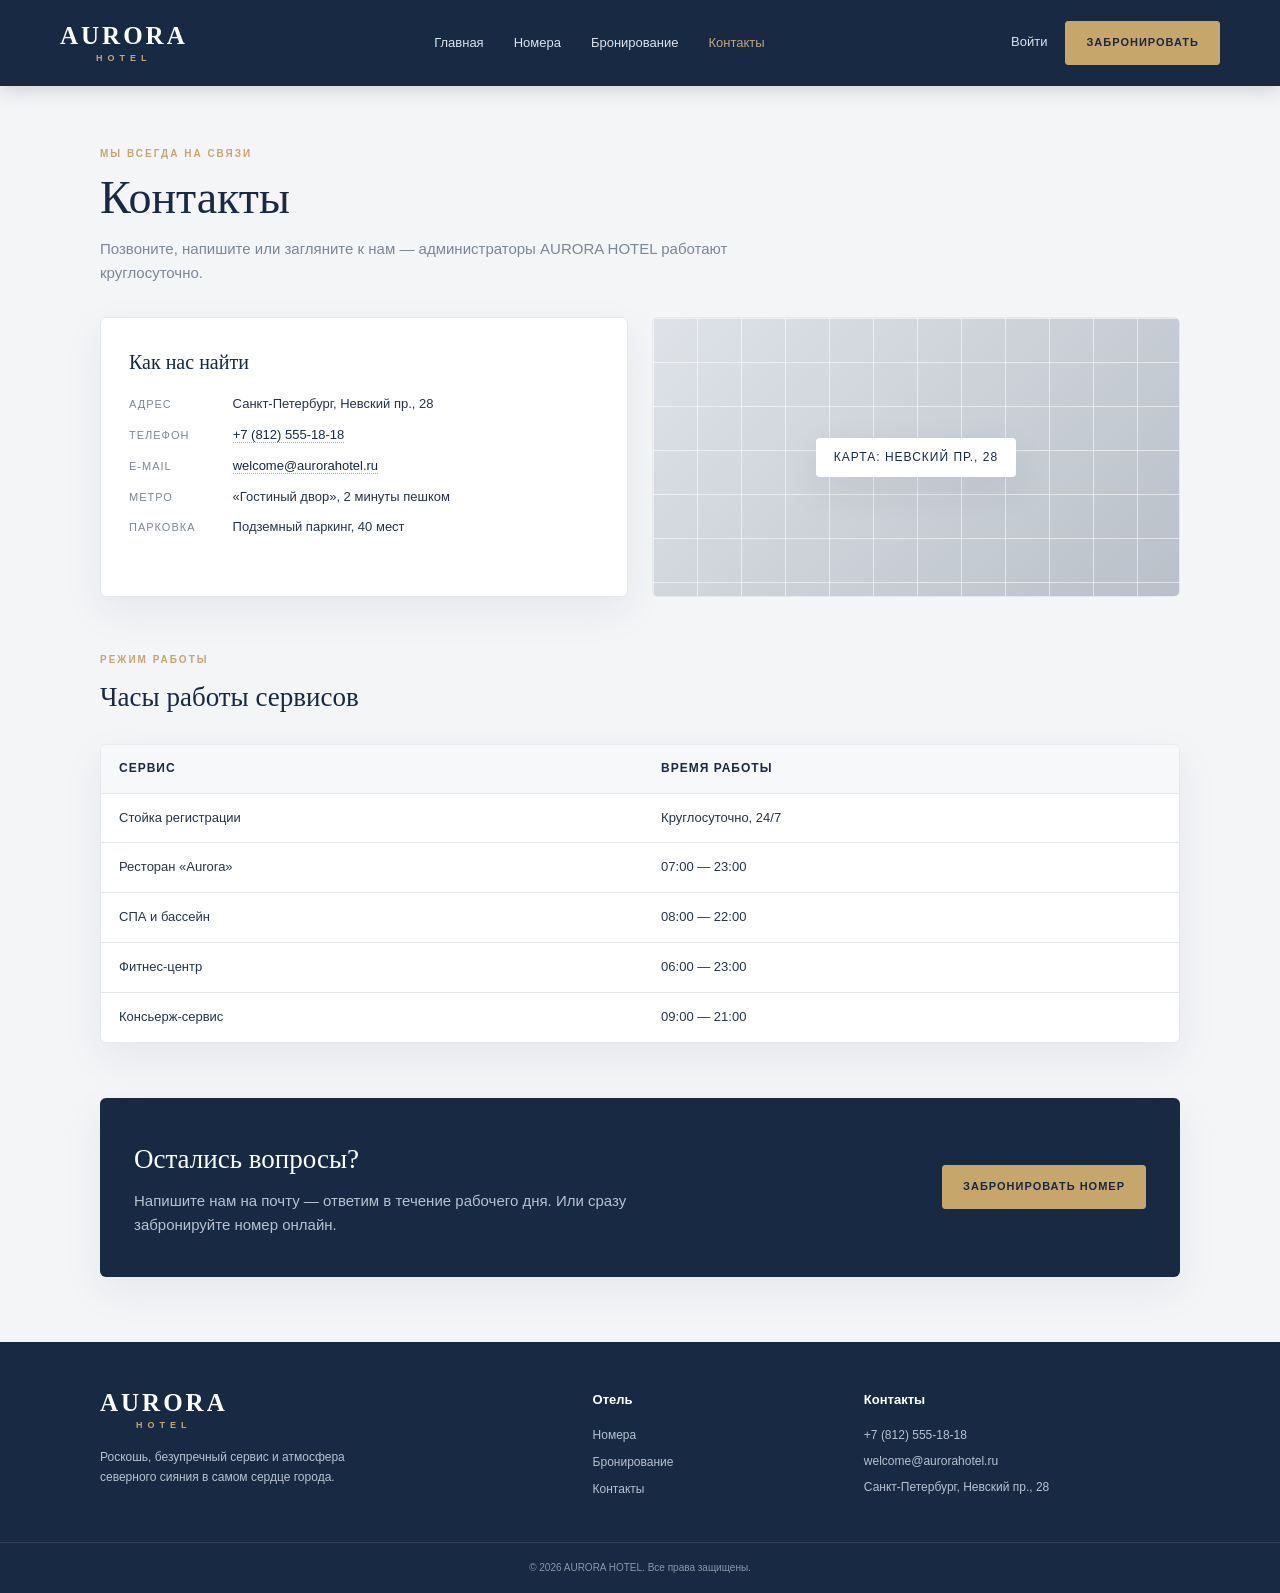
<file: contacts.html>
<!DOCTYPE html>
<html lang="ru">
<head>
    <meta charset="UTF-8">
    <meta name="viewport" content="width=device-width, initial-scale=1.0">
    <title>AURORA HOTEL — Контакты</title>
    <link rel="icon" type="image/svg+xml" href="data:image/svg+xml,%3Csvg xmlns='http://www.w3.org/2000/svg' viewBox='0 0 100 100'%3E%3Crect width='100' height='100' fill='%23172943'/%3E%3Ctext x='50' y='70' font-family='Georgia' font-size='64' fill='%23c6a66b' text-anchor='middle'%3EA%3C/text%3E%3C/svg%3E">
    <link rel="stylesheet" href="styles.css">
</head>
<body>
    <header class="site-header">
        <div class="header-inner">
            <a class="logo" href="index.html">AURORA<span>HOTEL</span></a>
            <nav class="main-nav">
                <a href="index.html">Главная</a>
                <a href="rooms.html">Номера</a>
                <a href="booking.html">Бронирование</a>
                <a href="contacts.html" class="active">Контакты</a>
            </nav>
            <div class="header-actions">
                <a class="auth-link" href="register.html" id="auth-link">Войти</a>
                <a class="header-button" href="booking.html">Забронировать</a>
            </div>
        </div>
    </header>

    <main class="container">
        <section class="page-hero">
            <p class="eyebrow">МЫ ВСЕГДА НА СВЯЗИ</p>
            <h1>Контакты</h1>
            <p class="intro-text">Позвоните, напишите или загляните к нам — администраторы AURORA HOTEL работают круглосуточно.</p>
        </section>

        <section class="contacts-grid">
            <div class="contact-card">
                <h3>Как нас найти</h3>
                <p class="contact-line"><span>Адрес</span> Санкт-Петербург, Невский пр., 28</p>
                <p class="contact-line"><span>Телефон</span> <a href="tel:+78125551818">+7 (812) 555-18-18</a></p>
                <p class="contact-line"><span>E-mail</span> <a href="mailto:welcome@aurorahotel.ru">welcome@aurorahotel.ru</a></p>
                <p class="contact-line"><span>Метро</span> «Гостиный двор», 2 минуты пешком</p>
                <p class="contact-line"><span>Парковка</span> Подземный паркинг, 40 мест</p>
            </div>
            <div class="map-placeholder">
                <span>Карта: Невский пр., 28</span>
            </div>
        </section>

        <section>
            <div class="section-heading">
                <div>
                    <p class="eyebrow">РЕЖИМ РАБОТЫ</p>
                    <h2>Часы работы сервисов</h2>
                </div>
            </div>
            <div class="table-wrap">
                <table class="info-table">
                    <thead>
                        <tr>
                            <th>Сервис</th>
                            <th>Время работы</th>
                        </tr>
                    </thead>
                    <tbody>
                        <tr>
                            <td>Стойка регистрации</td>
                            <td>Круглосуточно, 24/7</td>
                        </tr>
                        <tr>
                            <td>Ресторан «Aurora»</td>
                            <td>07:00 — 23:00</td>
                        </tr>
                        <tr>
                            <td>СПА и бассейн</td>
                            <td>08:00 — 22:00</td>
                        </tr>
                        <tr>
                            <td>Фитнес-центр</td>
                            <td>06:00 — 23:00</td>
                        </tr>
                        <tr>
                            <td>Консьерж-сервис</td>
                            <td>09:00 — 21:00</td>
                        </tr>
                    </tbody>
                </table>
            </div>
        </section>

        <section class="cta-band">
            <div>
                <h2>Остались вопросы?</h2>
                <p>Напишите нам на почту — ответим в течение рабочего дня. Или сразу забронируйте номер онлайн.</p>
            </div>
            <a class="primary-button" href="booking.html">Забронировать номер</a>
        </section>
    </main>

    <footer class="site-footer">
        <div class="footer-inner">
            <div class="footer-about">
                <a class="logo footer-logo" href="index.html">AURORA<span>HOTEL</span></a>
                <p>Роскошь, безупречный сервис и атмосфера северного сияния в самом сердце города.</p>
            </div>
            <div class="footer-column">
                <h3>Отель</h3>
                <a href="rooms.html">Номера</a>
                <a href="booking.html">Бронирование</a>
                <a href="contacts.html">Контакты</a>
            </div>
            <div class="footer-column">
                <h3>Контакты</h3>
                <p>+7 (812) 555-18-18</p>
                <p>welcome@aurorahotel.ru</p>
                <p>Санкт-Петербург, Невский пр., 28</p>
            </div>
        </div>
        <div class="footer-bottom">© 2026 AURORA HOTEL. Все права защищены.</div>
    </footer>

    <script src="script.js"></script>
</body>
</html>
</file>
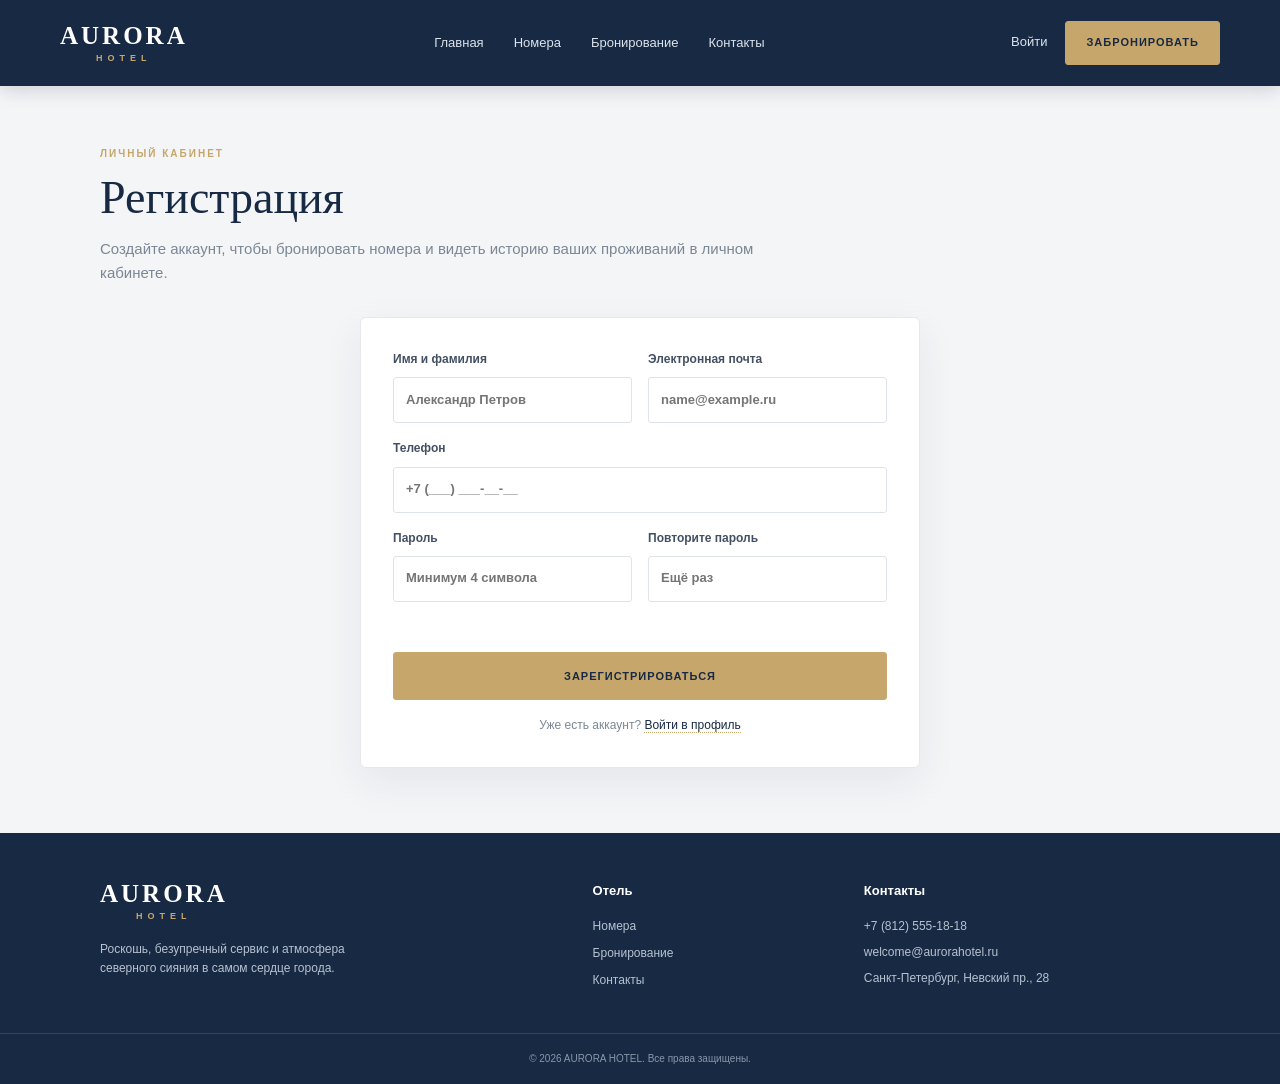
<file: profile.html>
<!DOCTYPE html>
<html lang="ru">
<head>
    <meta charset="UTF-8">
    <meta name="viewport" content="width=device-width, initial-scale=1.0">
    <title>AURORA HOTEL — Личный кабинет</title>
    <link rel="icon" type="image/svg+xml" href="data:image/svg+xml,%3Csvg xmlns='http://www.w3.org/2000/svg' viewBox='0 0 100 100'%3E%3Crect width='100' height='100' fill='%23172943'/%3E%3Ctext x='50' y='70' font-family='Georgia' font-size='64' fill='%23c6a66b' text-anchor='middle'%3EA%3C/text%3E%3C/svg%3E">
    <link rel="stylesheet" href="styles.css">
</head>
<body>
    <header class="site-header">
        <div class="header-inner">
            <a class="logo" href="index.html">AURORA<span>HOTEL</span></a>
            <nav class="main-nav">
                <a href="index.html">Главная</a>
                <a href="rooms.html">Номера</a>
                <a href="booking.html">Бронирование</a>
                <a href="contacts.html">Контакты</a>
            </nav>
            <div class="header-actions">
                <a class="auth-link" href="register.html" id="auth-link">Войти</a>
                <a class="header-button" href="booking.html">Забронировать</a>
            </div>
        </div>
    </header>

    <main class="container">
        <section class="page-hero profile-hero">
            <div class="avatar" id="profile-avatar">A</div>
            <div>
                <p class="eyebrow">ЛИЧНЫЙ КАБИНЕТ</p>
                <h1 id="profile-name">—</h1>
                <p class="intro-text" id="profile-email">—</p>
            </div>
        </section>

        <div class="profile-toolbar">
            <a class="outline-button" href="booking.html">Новая бронь</a>
            <button class="outline-button" id="logout-btn" type="button">Выйти</button>
        </div>

        <section class="profile-info-card">
            <div class="profile-info-row">
                <span>Имя</span>
                <strong id="profile-info-name">—</strong>
            </div>
            <div class="profile-info-row">
                <span>E-mail</span>
                <strong id="profile-info-email">—</strong>
            </div>
            <div class="profile-info-row">
                <span>Телефон</span>
                <strong id="profile-info-phone">—</strong>
            </div>
        </section>

        <section>
            <div class="section-heading">
                <div>
                    <p class="eyebrow">ИСТОРИЯ ПРОЖИВАНИЙ</p>
                    <h2>Мои бронирования</h2>
                </div>
            </div>
            <div class="bookings-list" id="bookings-list"></div>
        </section>
    </main>

    <footer class="site-footer">
        <div class="footer-inner">
            <div class="footer-about">
                <a class="logo footer-logo" href="index.html">AURORA<span>HOTEL</span></a>
                <p>Роскошь, безупречный сервис и атмосфера северного сияния в самом сердце города.</p>
            </div>
            <div class="footer-column">
                <h3>Отель</h3>
                <a href="rooms.html">Номера</a>
                <a href="booking.html">Бронирование</a>
                <a href="contacts.html">Контакты</a>
            </div>
            <div class="footer-column">
                <h3>Контакты</h3>
                <p>+7 (812) 555-18-18</p>
                <p>welcome@aurorahotel.ru</p>
                <p>Санкт-Петербург, Невский пр., 28</p>
            </div>
        </div>
        <div class="footer-bottom">© 2026 AURORA HOTEL. Все права защищены.</div>
    </footer>

    <script src="script.js"></script>
</body>
</html>
</file>
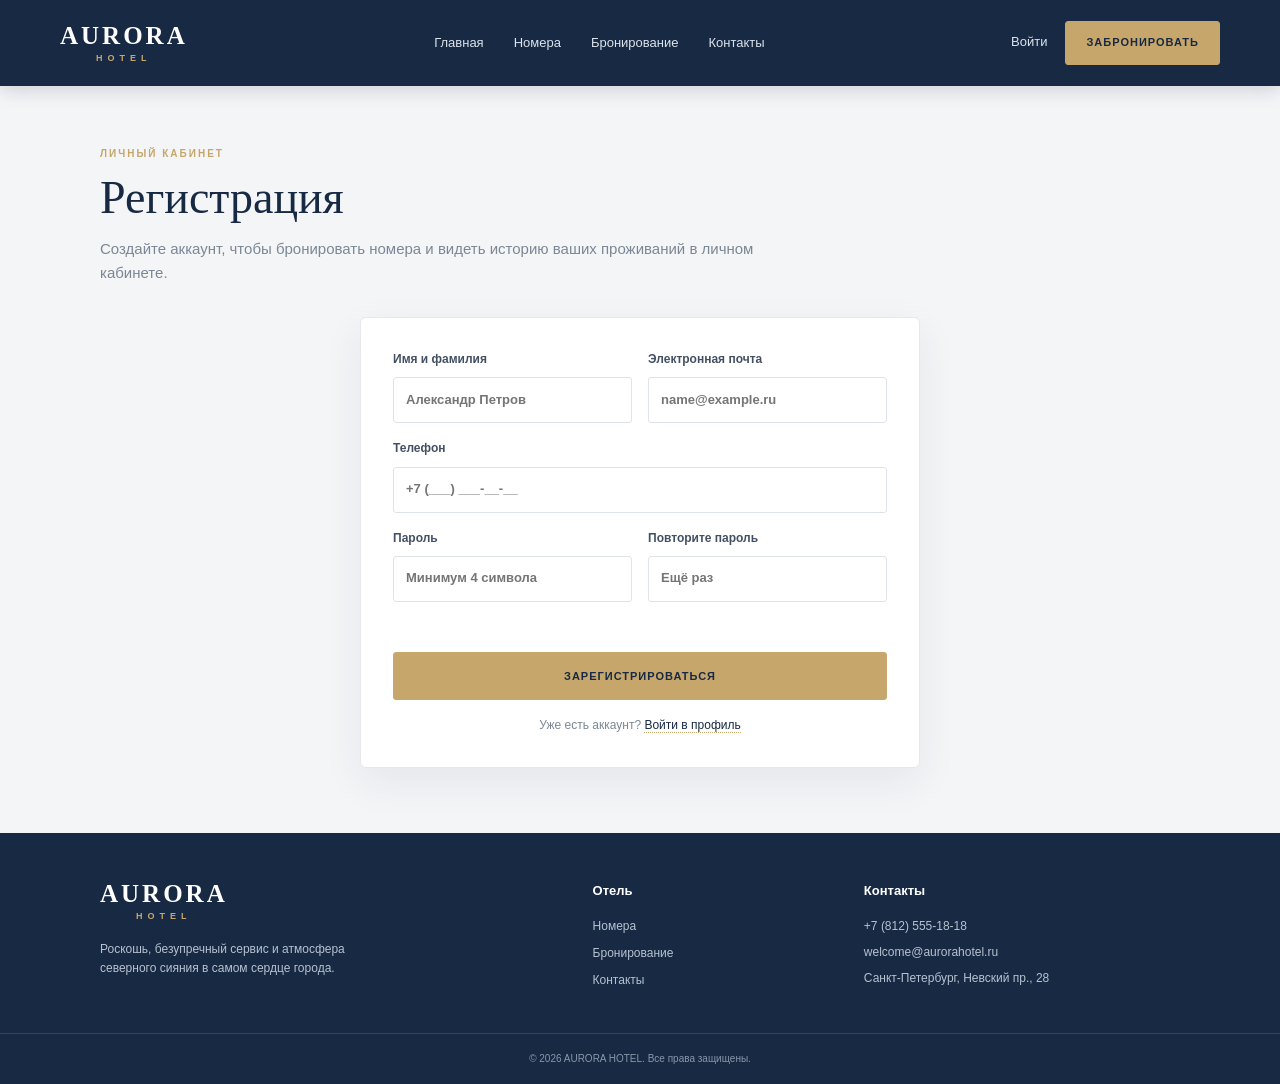
<file: register.html>
<!DOCTYPE html>
<html lang="ru">
<head>
    <meta charset="UTF-8">
    <meta name="viewport" content="width=device-width, initial-scale=1.0">
    <title>AURORA HOTEL — Регистрация</title>
    <link rel="icon" type="image/svg+xml" href="data:image/svg+xml,%3Csvg xmlns='http://www.w3.org/2000/svg' viewBox='0 0 100 100'%3E%3Crect width='100' height='100' fill='%23172943'/%3E%3Ctext x='50' y='70' font-family='Georgia' font-size='64' fill='%23c6a66b' text-anchor='middle'%3EA%3C/text%3E%3C/svg%3E">
    <link rel="stylesheet" href="styles.css">
</head>
<body>
    <header class="site-header">
        <div class="header-inner">
            <a class="logo" href="index.html">AURORA<span>HOTEL</span></a>
            <nav class="main-nav">
                <a href="index.html">Главная</a>
                <a href="rooms.html">Номера</a>
                <a href="booking.html">Бронирование</a>
                <a href="contacts.html">Контакты</a>
            </nav>
            <div class="header-actions">
                <a class="auth-link" href="register.html" id="auth-link">Войти</a>
                <a class="header-button" href="booking.html">Забронировать</a>
            </div>
        </div>
    </header>

    <main class="container">
        <section class="page-hero">
            <p class="eyebrow">ЛИЧНЫЙ КАБИНЕТ</p>
            <h1>Регистрация</h1>
            <p class="intro-text">Создайте аккаунт, чтобы бронировать номера и видеть историю ваших проживаний в личном кабинете.</p>
        </section>

        <section class="register-panel">
            <form id="register-form" action="#" method="post" novalidate autocomplete="off">
                <div class="register-grid">
                    <label class="field">
                        <span>Имя и фамилия</span>
                        <input type="text" id="reg-name" placeholder="Александр Петров" required>
                    </label>
                    <label class="field">
                        <span>Электронная почта</span>
                        <input type="email" id="reg-email" placeholder="name@example.ru" required>
                    </label>
                    <label class="field full-width">
                        <span>Телефон</span>
                        <input type="tel" id="reg-phone" placeholder="+7 (___) ___-__-__" required>
                    </label>
                    <label class="field">
                        <span>Пароль</span>
                        <input type="password" id="reg-password" placeholder="Минимум 4 символа" required autocomplete="new-password">
                    </label>
                    <label class="field">
                        <span>Повторите пароль</span>
                        <input type="password" id="reg-confirm" placeholder="Ещё раз" required autocomplete="new-password">
                    </label>
                </div>
                <p class="register-error" id="register-error"></p>
                <div class="register-submit">
                    <button class="primary-button" type="submit">Зарегистрироваться</button>
                </div>
                <p class="register-login-note">
                    Уже есть аккаунт? <a href="profile.html">Войти в профиль</a>
                </p>
            </form>
        </section>
    </main>

    <footer class="site-footer">
        <div class="footer-inner">
            <div class="footer-about">
                <a class="logo footer-logo" href="index.html">AURORA<span>HOTEL</span></a>
                <p>Роскошь, безупречный сервис и атмосфера северного сияния в самом сердце города.</p>
            </div>
            <div class="footer-column">
                <h3>Отель</h3>
                <a href="rooms.html">Номера</a>
                <a href="booking.html">Бронирование</a>
                <a href="contacts.html">Контакты</a>
            </div>
            <div class="footer-column">
                <h3>Контакты</h3>
                <p>+7 (812) 555-18-18</p>
                <p>welcome@aurorahotel.ru</p>
                <p>Санкт-Петербург, Невский пр., 28</p>
            </div>
        </div>
        <div class="footer-bottom">© 2026 AURORA HOTEL. Все права защищены.</div>
    </footer>

    <script src="script.js"></script>
</body>
</html>
</file>
<file: styles.css>
:root {
    --navy: #172943;
    --navy-light: #243b5b;
    --gold: #c6a66b;
    --text: #263345;
    --muted: #7c8795;
    --background: #f4f5f7;
    --white: #ffffff;
    --border: #e5e8ed;
    --shadow: 0 14px 40px rgba(26, 43, 68, 0.07);
}

* {
    box-sizing: border-box;
}

html {
    scroll-behavior: smooth;
}

body {
    margin: 0;
    background: var(--background);
    color: var(--text);
    font-family: Arial, Helvetica, sans-serif;
    font-size: 15px;
    line-height: 1.6;
}

a {
    color: inherit;
    text-decoration: none;
}

.site-header {
    background: var(--navy);
    color: var(--white);
    box-shadow: 0 4px 18px rgba(12, 27, 47, 0.16);
}

.header-inner {
    width: min(1160px, calc(100% - 40px));
    min-height: 86px;
    margin: 0 auto;
    display: flex;
    align-items: center;
    justify-content: space-between;
    gap: 28px;
}

.logo {
    display: inline-flex;
    flex-direction: column;
    color: var(--white);
    font-family: Georgia, "Times New Roman", serif;
    font-size: 25px;
    font-weight: bold;
    letter-spacing: 3px;
    line-height: 1.05;
}

.logo span {
    margin-top: 5px;
    color: var(--gold);
    font-family: Arial, sans-serif;
    font-size: 9px;
    letter-spacing: 5px;
    text-align: center;
}

.main-nav {
    display: flex;
    align-items: center;
    gap: 30px;
}

.main-nav a {
    color: #dce3ec;
    font-size: 13px;
    transition: color 0.2s ease;
}

.main-nav a:hover,
.main-nav a.active {
    color: var(--gold);
}

.header-actions {
    display: flex;
    align-items: center;
    gap: 18px;
}

.auth-link {
    color: #dce3ec;
    font-size: 13px;
    border-bottom: 1px dotted transparent;
    transition: color 0.2s ease, border-color 0.2s ease;
}

.auth-link:hover {
    color: var(--gold);
    border-color: var(--gold);
}

.header-button,
.primary-button {
    display: inline-block;
    border: 1px solid var(--gold);
    border-radius: 3px;
    background: var(--gold);
    color: #172943;
    padding: 12px 20px;
    font-size: 11px;
    font-weight: bold;
    letter-spacing: 1px;
    text-transform: uppercase;
    cursor: pointer;
    transition: background 0.2s ease, transform 0.2s ease;
    font-family: inherit;
}

.header-button:hover,
.primary-button:hover {
    background: #d5b982;
    transform: translateY(-2px);
}

.container {
    width: min(1080px, calc(100% - 40px));
    margin: 0 auto;
}

.intro,
.page-hero {
    padding: 60px 0 32px;
}

.eyebrow,
.room-category {
    margin: 0 0 8px;
    color: var(--gold);
    font-size: 10px;
    font-weight: bold;
    letter-spacing: 2px;
}

h1, h2, h3, p {
    margin-top: 0;
}

h1, h2, h3 {
    color: var(--navy);
    font-family: Georgia, "Times New Roman", serif;
    font-weight: normal;
}

h1 {
    margin-bottom: 12px;
    font-size: clamp(32px, 5vw, 46px);
    line-height: 1.2;
}

h2 {
    margin-bottom: 0;
    font-size: 27px;
}

h3 {
    margin-bottom: 9px;
    font-size: 22px;
}

.intro-text {
    max-width: 720px;
    margin-bottom: 0;
    color: var(--muted);
}

.panel,
.reservation-card,
.room-card,
.profile-info-card,
.booking-item,
.register-panel,
.contact-card,
.detail-price-box {
    border: 1px solid var(--border);
    border-radius: 6px;
    background: var(--white);
    box-shadow: var(--shadow);
}

.panel {
    padding: 30px;
    margin-bottom: 48px;
}

.section-heading {
    display: flex;
    align-items: center;
    justify-content: space-between;
    gap: 20px;
    margin-bottom: 25px;
    flex-wrap: wrap;
}

.step-number {
    color: #d9dde3;
    font-family: Georgia, "Times New Roman", serif;
    font-size: 35px;
}

.booking-grid {
    display: grid;
    grid-template-columns: repeat(4, minmax(0, 1fr));
    gap: 16px;
}

.field {
    display: flex;
    flex-direction: column;
    gap: 8px;
    color: #435064;
    font-size: 12px;
    font-weight: bold;
}

input,
select,
textarea {
    width: 100%;
    min-height: 46px;
    padding: 11px 12px;
    border: 1px solid #dfe4ea;
    border-radius: 3px;
    outline: none;
    background: #fff;
    color: var(--text);
    font: inherit;
    font-size: 13px;
    transition: border-color 0.2s ease, box-shadow 0.2s ease;
}

input:focus,
select:focus,
textarea:focus {
    border-color: var(--gold);
    box-shadow: 0 0 0 3px rgba(198, 166, 107, 0.14);
}

.reservation-section {
    margin-bottom: 48px;
}

.reservation-card {
    display: grid;
    grid-template-columns: 0.9fr 1.1fr;
    overflow: hidden;
}

.room-photo {
    position: relative;
    min-height: 230px;
    overflow: hidden;
    background-color: #9da6ad;
    background-position: center;
    background-size: cover;
    background-repeat: no-repeat;
}

.reservation-photo {
    min-height: 100%;
    position: relative;
    background-image: url("images/room-deluxe.svg");
}

.reservation-photo::after {
    content: "";
    position: absolute;
    inset: 0;
    background: linear-gradient(135deg, rgba(23, 41, 67, .15), rgba(23, 41, 67, .55));
    pointer-events: none;
}

.reservation-photo.standard-res { background-image: url("images/room-standard.svg"); }
.reservation-photo.deluxe-res   { background-image: url("images/room-deluxe.svg"); }
.reservation-photo.premier-res  { background-image: url("images/room-premier.svg"); }
.reservation-photo.family-res   { background-image: url("images/room-family.svg"); }

.photo-label {
    position: absolute;
    bottom: 18px;
    left: 20px;
    z-index: 1;
    color: #fff;
    font-size: 10px;
    font-weight: bold;
    letter-spacing: 2px;
    text-shadow: 0 1px 4px rgba(0, 0, 0, 0.5);
}

.reservation-info {
    padding: 32px;
}

.room-details,
.stay-dates {
    margin-bottom: 7px;
    color: var(--muted);
    font-size: 12px;
}

.room-details span,
.stay-dates span {
    padding: 0 5px;
    color: var(--gold);
}

.price-list {
    margin-top: 22px;
    padding: 17px 0;
    border-top: 1px solid var(--border);
    border-bottom: 1px solid var(--border);
}

.price-list div,
.total-price {
    display: flex;
    justify-content: space-between;
    gap: 15px;
    padding: 5px 0;
    font-size: 13px;
}

.price-list span,
.total-price span {
    color: var(--muted);
}

.price-list strong {
    color: var(--text);
}

.price-list .included {
    color: #4b8a70;
}

.total-price {
    align-items: center;
    padding: 17px 0 20px;
}

.total-price strong {
    color: var(--navy);
    font-family: Georgia, "Times New Roman", serif;
    font-size: 25px;
}

.secure-note {
    margin: 0;
    color: var(--muted);
    font-size: 10px;
}

.guest-panel {
    margin-bottom: 65px;
}

.guest-grid {
    display: grid;
    grid-template-columns: repeat(2, minmax(0, 1fr));
    gap: 18px;
}

.full-width {
    grid-column: 1 / -1;
}

textarea {
    min-height: 105px;
    resize: vertical;
}

.form-actions {
    margin-top: 22px;
    display: flex;
    justify-content: flex-end;
}

.form-actions .primary-button {
    min-width: 280px;
    min-height: 48px;
}

.rooms-section {
    padding-bottom: 55px;
}

.rooms-section > .section-heading {
    margin-bottom: 25px;
}

.rooms-grid {
    display: grid;
    grid-template-columns: repeat(auto-fit, minmax(240px, 1fr));
    gap: 20px;
}

.room-card {
    overflow: hidden;
    transition: transform 0.25s ease, box-shadow 0.25s ease;
    display: flex;
    flex-direction: column;
}

.room-card:hover {
    transform: translateY(-5px);
    box-shadow: 0 18px 45px rgba(26, 43, 68, 0.12);
}

.room-card .room-photo {
    min-height: 190px;
}

.standard-photo { background-image: url("images/room-standard.svg"); }
.deluxe-photo   { background-image: url("images/room-deluxe.svg"); }
.premier-photo  { background-image: url("images/room-premier.svg"); }
.family-photo   { background-image: url("images/room-family.svg"); }

.room-card-content {
    padding: 22px;
    display: flex;
    flex-direction: column;
    flex: 1;
}

.room-card-content > p:not(.room-category) {
    margin-bottom: 16px;
    color: var(--muted);
    font-size: 12px;
}

.amenities {
    list-style: none;
    padding: 0;
    margin: 0 0 18px;
    display: grid;
    grid-template-columns: repeat(2, minmax(0, 1fr));
    gap: 6px 18px;
    font-size: 12px;
    color: var(--text);
}

.amenities li::before {
    content: "✓";
    color: var(--gold);
    font-weight: bold;
    margin-right: 6px;
}

.room-card-bottom {
    display: flex;
    align-items: center;
    justify-content: space-between;
    gap: 10px;
    padding-top: 15px;
    margin-top: auto;
    border-top: 1px solid var(--border);
}

.room-card-bottom div {
    display: flex;
    align-items: baseline;
    flex-wrap: wrap;
    gap: 4px;
}

.room-card-bottom span,
.room-card-bottom small {
    color: var(--muted);
    font-size: 11px;
}

.room-card-bottom strong {
    color: var(--navy);
    font-family: Georgia, "Times New Roman", serif;
    font-size: 19px;
}

.outline-button {
    padding: 9px 13px;
    border: 1px solid var(--gold);
    border-radius: 3px;
    color: var(--navy);
    font-size: 10px;
    font-weight: bold;
    letter-spacing: 1px;
    text-transform: uppercase;
    transition: background 0.2s ease, color 0.2s ease;
    white-space: nowrap;
}

.outline-button:hover {
    background: var(--gold);
    color: var(--white);
}

.cta-band {
    background: var(--navy);
    color: var(--white);
    padding: 40px 34px;
    border-radius: 6px;
    margin: 0 0 65px;
    display: flex;
    align-items: center;
    justify-content: space-between;
    gap: 30px;
    flex-wrap: wrap;
    box-shadow: var(--shadow);
}

.cta-band h2 {
    color: var(--white);
    margin-bottom: 8px;
}

.cta-band p {
    color: #b7c2d0;
    margin-bottom: 0;
    max-width: 540px;
}

.table-wrap {
    background: var(--white);
    border: 1px solid var(--border);
    border-radius: 6px;
    overflow: hidden;
    box-shadow: var(--shadow);
    margin-bottom: 55px;
}

.info-table {
    width: 100%;
    border-collapse: collapse;
    font-size: 13px;
}

.info-table th,
.info-table td {
    padding: 14px 18px;
    border-bottom: 1px solid var(--border);
    text-align: left;
}

.info-table th {
    color: var(--navy);
    font-weight: bold;
    background: #f7f8fa;
    font-size: 12px;
    letter-spacing: 1px;
    text-transform: uppercase;
}

.info-table tr:last-child td {
    border-bottom: none;
}

.contacts-grid {
    display: grid;
    grid-template-columns: 1fr 1fr;
    gap: 24px;
    margin-bottom: 55px;
}

.contact-card {
    padding: 28px;
}

.contact-card h3 {
    margin-bottom: 16px;
    font-size: 20px;
}

.contact-line {
    margin-bottom: 10px;
    font-size: 13px;
}

.contact-line span {
    display: inline-block;
    min-width: 100px;
    color: var(--muted);
    font-size: 11px;
    letter-spacing: 1px;
    text-transform: uppercase;
}

.contact-line a {
    color: var(--navy);
    border-bottom: 1px dotted var(--gold);
}

.map-placeholder {
    position: relative;
    min-height: 280px;
    border-radius: 6px;
    overflow: hidden;
    display: flex;
    align-items: center;
    justify-content: center;
    border: 1px solid var(--border);
    background: linear-gradient(135deg, #dfe3e8, #b9c0c9);
}

.map-placeholder::before {
    content: "";
    position: absolute;
    inset: 0;
    background-image:
        linear-gradient(rgba(255, 255, 255, 0.55) 1px, transparent 1px),
        linear-gradient(90deg, rgba(255, 255, 255, 0.55) 1px, transparent 1px);
    background-size: 44px 44px;
}

.map-placeholder span {
    position: relative;
    z-index: 1;
    background: var(--white);
    color: var(--navy);
    padding: 10px 18px;
    border-radius: 4px;
    box-shadow: var(--shadow);
    font-size: 12px;
    letter-spacing: 1px;
    text-transform: uppercase;
}

.site-footer {
    background: var(--navy);
    color: #d0d8e2;
}

.footer-inner {
    width: min(1080px, calc(100% - 40px));
    display: grid;
    grid-template-columns: 1.4fr 0.7fr 1fr;
    gap: 50px;
    margin: 0 auto;
    padding: 48px 0 35px;
}

.footer-logo {
    margin-bottom: 18px;
}

.footer-about p,
.footer-column p,
.footer-column a {
    color: #b7c2d0;
    font-size: 12px;
}

.footer-about p {
    max-width: 300px;
    margin-bottom: 0;
}

.footer-column h3 {
    margin-bottom: 15px;
    color: var(--white);
    font-family: Arial, sans-serif;
    font-size: 13px;
    font-weight: bold;
}

.footer-column a {
    display: block;
    margin-bottom: 8px;
    transition: color 0.2s ease;
}

.footer-column a:hover {
    color: var(--gold);
}

.footer-column p {
    margin-bottom: 7px;
}

.footer-bottom {
    padding: 17px 20px;
    border-top: 1px solid rgba(255, 255, 255, 0.12);
    color: #8997a9;
    font-size: 10px;
    text-align: center;
}

/* ===== Калькулятор ===== */
.calc-summary {
    margin-top: 22px;
    padding-top: 22px;
    border-top: 1px solid var(--border);
}

.calc-result-grid {
    display: grid;
    grid-template-columns: repeat(4, minmax(0, 1fr));
    gap: 16px;
    margin-bottom: 18px;
}

.calc-cell {
    display: flex;
    flex-direction: column;
    gap: 4px;
}

.calc-cell span {
    color: var(--muted);
    font-size: 11px;
    letter-spacing: 0.5px;
    text-transform: uppercase;
}

.calc-cell strong {
    color: var(--navy);
    font-family: Georgia, "Times New Roman", serif;
    font-size: 18px;
    font-weight: normal;
}

.calc-total {
    display: flex;
    align-items: center;
    justify-content: space-between;
    gap: 15px;
    padding: 16px 20px;
    background: #f7f8fa;
    border: 1px solid var(--border);
    border-radius: 4px;
}

.calc-total span {
    color: var(--text);
    font-size: 13px;
    font-weight: bold;
}

.calc-total strong {
    color: var(--navy);
    font-family: Georgia, "Times New Roman", serif;
    font-size: 26px;
}

.calc-warning {
    min-height: 18px;
    margin: 10px 0 0;
    color: #c0623d;
    font-size: 12px;
}

/* ===== Профиль и регистрация ===== */
.profile-hero {
    display: flex;
    align-items: center;
    gap: 24px;
    flex-wrap: wrap;
}

.avatar {
    width: 84px;
    height: 84px;
    border-radius: 50%;
    background: var(--navy);
    color: var(--gold);
    font-family: Georgia, "Times New Roman", serif;
    font-size: 30px;
    font-weight: bold;
    display: flex;
    align-items: center;
    justify-content: center;
    letter-spacing: 1px;
    box-shadow: var(--shadow);
    flex-shrink: 0;
}

.profile-info-card {
    padding: 8px 30px;
    margin-bottom: 40px;
}

.profile-info-row {
    display: flex;
    justify-content: space-between;
    gap: 20px;
    padding: 14px 0;
    border-bottom: 1px solid var(--border);
    font-size: 14px;
}

.profile-info-row:last-child {
    border-bottom: none;
}

.profile-info-row span {
    color: var(--muted);
    font-size: 11px;
    letter-spacing: 1px;
    text-transform: uppercase;
}

.profile-info-row strong {
    color: var(--navy);
    font-weight: normal;
}

.profile-toolbar {
    display: flex;
    justify-content: flex-end;
    gap: 12px;
    margin-bottom: 22px;
    flex-wrap: wrap;
}

.bookings-list {
    display: flex;
    flex-direction: column;
    gap: 16px;
    margin-bottom: 55px;
}

.booking-item {
    padding: 22px 26px;
    display: flex;
    align-items: center;
    justify-content: space-between;
    gap: 20px;
    flex-wrap: wrap;
}

.booking-item-main h3 {
    margin-bottom: 6px;
    font-size: 20px;
}

.booking-item-main .room-category {
    margin-bottom: 6px;
}

.booking-item-main .room-details {
    margin-bottom: 3px;
}

.booking-item-price {
    display: flex;
    flex-direction: column;
    align-items: flex-end;
    gap: 2px;
    flex-shrink: 0;
}

.booking-item-price span {
    color: var(--muted);
    font-size: 11px;
    letter-spacing: 1px;
    text-transform: uppercase;
}

.booking-item-price strong {
    color: var(--navy);
    font-family: Georgia, "Times New Roman", serif;
    font-size: 22px;
    font-weight: normal;
}

.empty-state {
    text-align: center;
    padding: 50px 24px;
    background: var(--white);
    border: 1px dashed var(--border);
    border-radius: 6px;
    margin-bottom: 55px;
}

.empty-state p {
    color: var(--muted);
    margin-bottom: 18px;
}

.register-panel {
    max-width: 560px;
    margin: 0 auto 65px;
    padding: 32px;
}

.register-grid {
    display: grid;
    grid-template-columns: 1fr 1fr;
    gap: 16px;
}

.register-grid .full-width {
    grid-column: 1 / -1;
}

.register-error {
    min-height: 18px;
    margin: 10px 0 0;
    color: #c0623d;
    font-size: 12px;
    text-align: center;
}

.register-submit {
    margin-top: 22px;
}

.register-submit .primary-button {
    width: 100%;
    min-height: 48px;
}

.register-login-note {
    margin: 16px 0 0;
    text-align: center;
    font-size: 12px;
    color: var(--muted);
}

.register-login-note a {
    color: var(--navy);
    border-bottom: 1px dotted var(--gold);
}

/* ===== Страница номера (room.html) ===== */
.room-breadcrumbs {
    padding: 25px 0 10px;
    font-size: 12px;
    color: var(--muted);
}

.room-breadcrumbs a {
    color: var(--muted);
    text-decoration: underline;
}

.room-breadcrumbs a:hover {
    color: var(--navy);
}

.room-breadcrumbs span {
    color: var(--navy);
    font-weight: bold;
}

.room-detail-layout {
    display: grid;
    grid-template-columns: 1.1fr 0.9fr;
    gap: 40px;
    margin-bottom: 65px;
    padding-top: 10px;
}

.room-gallery {
    display: flex;
    flex-direction: column;
    gap: 12px;
}

.main-photo-wrapper {
    width: 100%;
    aspect-ratio: 4 / 3;
    border-radius: 6px;
    overflow: hidden;
    background: #e0e0e0;
    box-shadow: var(--shadow);
}

.main-photo {
    width: 100%;
    height: 100%;
    object-fit: cover;
    display: block;
    transition: opacity 0.2s ease;
}

.thumbnails {
    display: flex;
    gap: 10px;
    overflow-x: auto;
    padding-bottom: 4px;
}

.thumb {
    width: 80px;
    height: 60px;
    object-fit: cover;
    border-radius: 4px;
    cursor: pointer;
    opacity: 0.6;
    border: 2px solid transparent;
    transition: opacity 0.2s ease, border-color 0.2s ease;
}

.thumb:hover {
    opacity: 1;
}

.thumb.active {
    opacity: 1;
    border-color: var(--gold);
}

.room-detail-info {
    display: flex;
    flex-direction: column;
}

.room-detail-info h1 {
    margin-bottom: 16px;
}

.detail-desc {
    color: var(--text);
    font-size: 14px;
    line-height: 1.7;
    margin-bottom: 24px;
}

.detail-price-box {
    padding: 20px;
    display: flex;
    align-items: center;
    justify-content: space-between;
    gap: 20px;
    margin-bottom: 30px;
}

.detail-price-box span {
    display: block;
    color: var(--muted);
    font-size: 11px;
    text-transform: uppercase;
    letter-spacing: 1px;
    margin-bottom: 4px;
}

.detail-price-box strong {
    display: block;
    color: var(--navy);
    font-family: Georgia, "Times New Roman", serif;
    font-size: 28px;
    font-weight: normal;
}

.room-detail-info h3 {
    font-size: 18px;
    margin-bottom: 16px;
    padding-bottom: 10px;
    border-bottom: 1px solid var(--border);
}

.detail-amenities {
    grid-template-columns: 1fr 1fr;
    font-size: 13px;
    gap: 10px 20px;
}

/* ===== Адаптивность ===== */
@media (max-width: 850px) {
    .booking-grid {
        grid-template-columns: repeat(2, minmax(0, 1fr));
    }

    .reservation-card {
        grid-template-columns: 1fr 1fr;
    }

    .main-nav {
        gap: 16px;
    }

    .contacts-grid {
        grid-template-columns: 1fr;
    }

    .room-detail-layout {
        grid-template-columns: 1fr;
        gap: 30px;
    }
    
    .detail-price-box {
        flex-direction: column;
        align-items: stretch;
        text-align: center;
        gap: 15px;
    }
    
    .detail-price-box .primary-button {
        width: 100%;
    }
}

@media (max-width: 600px) {
    .header-inner {
        width: calc(100% - 28px);
        min-height: auto;
        flex-wrap: wrap;
        padding: 17px 0;
        gap: 15px;
    }

    .logo {
        font-size: 21px;
    }

    .main-nav {
        order: 3;
        width: 100%;
        justify-content: space-between;
        gap: 8px;
    }

    .main-nav a {
        font-size: 11px;
    }

    .header-actions {
        gap: 10px;
    }

    .header-button {
        padding: 10px 12px;
        font-size: 9px;
    }

    .container {
        width: calc(100% - 28px);
    }

    .intro,
    .page-hero {
        padding: 42px 0 24px;
    }

    .panel {
        padding: 21px 17px;
        margin-bottom: 32px;
    }

    .booking-grid,
    .guest-grid,
    .rooms-grid,
    .reservation-card,
    .footer-inner {
        grid-template-columns: 1fr;
    }

    .reservation-photo {
        min-height: 230px;
    }

    .reservation-info {
        padding: 23px 18px;
    }

    .rooms-section {
        padding-bottom: 40px;
    }

    .footer-inner {
        gap: 28px;
        padding: 38px 0 25px;
    }

    .step-number {
        font-size: 27px;
    }

    h2 {
        font-size: 24px;
    }

    .cta-band {
        padding: 26px 20px;
        margin-bottom: 45px;
    }

    .form-actions {
        justify-content: stretch;
    }

    .form-actions .primary-button {
        width: 100%;
        min-width: 0;
    }

    .amenities {
        grid-template-columns: 1fr;
    }

    .calc-result-grid {
        grid-template-columns: repeat(2, minmax(0, 1fr));
    }

    .calc-total {
        flex-direction: column;
        align-items: stretch;
        text-align: center;
        gap: 6px;
    }

    .calc-total strong {
        font-size: 24px;
    }

    .avatar {
        width: 68px;
        height: 68px;
        font-size: 24px;
    }

    .register-grid {
        grid-template-columns: 1fr;
    }

    .booking-item {
        padding: 18px 20px;
    }

    .booking-item-price {
        align-items: flex-start;
    }
}
</file>
